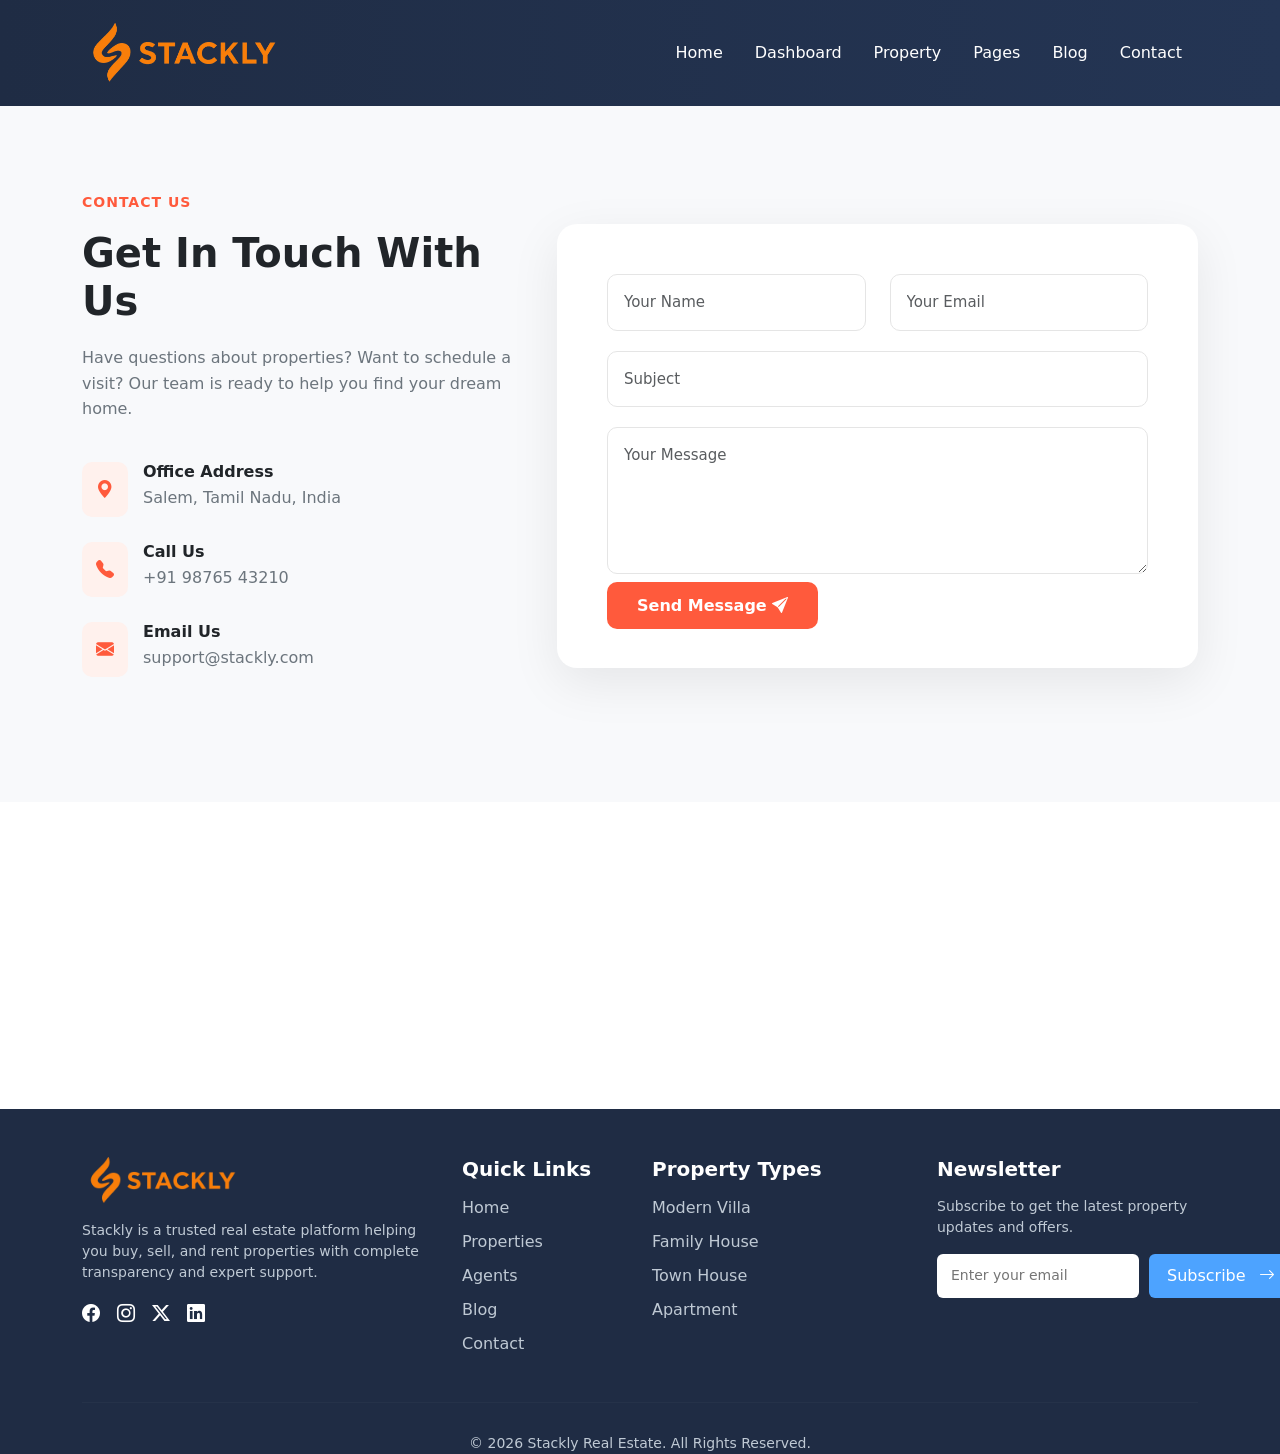
<file: contact2.html>
<!DOCTYPE html>
<html lang="en">
<head>
    <meta charset="UTF-8">
    <meta name="viewport" content="width=device-width, initial-scale=1.0">
    <title>Stackly|| Contact us</title>
    <link href="https://cdn.jsdelivr.net/npm/bootstrap@5.3.2/dist/css/bootstrap.min.css" rel="stylesheet">

    <link href="https://cdn.jsdelivr.net/npm/bootstrap-icons@1.11.1/font/bootstrap-icons.css" rel="stylesheet">
    <link rel="stylesheet" href="contact2.css">
</head>
<body>
    <nav class="navbar navbar-expand-lg custom-navbar fixed-top navbar-dark">
    <div class="container">
        <a class="navbar-brand d-flex align-items-center" href="#">
            <img src="orglogo.webp" class="logo-img" alt="Stackly">
        
        </a>

        <button class="navbar-toggler" type="button"
    data-bs-toggle="collapse"
    data-bs-target="#navbarContent">
    <span class="navbar-toggler-icon"></span>
</button>
        <div class="collapse navbar-collapse" id="navbarContent">
            <ul class="navbar-nav ms-auto">

                <li class="nav-item dropdown">
                    <a class="nav-link dropdown-toggle " href="#" data-bs-toggle="dropdown">
                        Home
                    </a>
                    <ul class="dropdown-menu">
                        <li><a class="dropdown-item" href="index.html">Home 1</a></li>
                        <li><a class="dropdown-item" href="home2.html">Home 2</a></li>
                    </ul>
                </li>

                <li class="nav-item">
                    <a class="nav-link" href="dashboard2.html">Dashboard</a>
                </li>

                <li class="nav-item">
                    <a class="nav-link" href="property2.html">Property</a>
                </li>

                <li class="nav-item">
                    <a class="nav-link" href="pages2.html">Pages</a>
                </li>

                <li class="nav-item">
                    <a class="nav-link" href="blog.html">Blog</a>
                </li>

                <li class="nav-item">
                    <a class="nav-link" href="contact2.html">Contact</a>
                </li>

            </ul>
        </div>

    </div>
</nav>
<section class="contact-section">
  <div class="container">

    <div class="row align-items-center">
      <div class="col-lg-5 col-md-12 contact-left">
        <span class="contact-subtitle">Contact Us</span>
        <h2 class="contact-title">Get In Touch With Us</h2>
        <p class="contact-description">
          Have questions about properties? Want to schedule a visit?
          Our team is ready to help you find your dream home.
        </p>

        <div class="contact-info-box">
          <i class="bi bi-geo-alt-fill"></i>
          <div>
            <h6>Office Address</h6>
            <p>Salem, Tamil Nadu, India</p>
          </div>
        </div>

        <div class="contact-info-box">
          <i class="bi bi-telephone-fill"></i>
          <div>
            <h6>Call Us</h6>
            <p>+91 98765 43210</p>
          </div>
        </div>

        <div class="contact-info-box">
          <i class="bi bi-envelope-fill"></i>
          <div>
            <h6>Email Us</h6>
            <p>support@stackly.com</p>
          </div>
        </div>
      </div>

      <div class="col-lg-7 col-md-12">
        <div class="contact-form-wrapper">
          <form>

            <div class="row">
              <div class="col-md-6">
                <input type="text" class="form-control" placeholder="Your Name">
              </div>
              <div class="col-md-6">
                <input type="email" class="form-control" placeholder="Your Email">
              </div>
            </div>

            <input type="text" class="form-control" placeholder="Subject">

          <textarea class="form-control" rows="5" placeholder="Your Message"></textarea>
            <a href="error.html" class="contact-btn">
              Send Message <i class="bi bi-send-fill"></i>
            </a>

          </form>
        </div>
      </div>

    </div>

  </div>
</section>
<section class="map-section">
  <iframe
      src="https://www.google.com/maps/embed?pb=!1m18!1m12!1m3!1d3535.7776919031353!2d78.17140487452849!3d11.682961841819958!2m3!1f0!2f0!3f0!3m2!1i1024!2i768!4f13.1!3m3!1m2!1s0x3babefef7fd970bb%3A0xe11aef1a71994f9!2sStackly!5e1!3m2!1sen!2sin!4v1771784343673!5m2!1sen!2sin" width="600" height="350" style="border:0;" allowfullscreen="" loading="lazy" referrerpolicy="no-referrer-when-downgrade">
    
    loading="lazy">
  </iframe>
</section>
<footer class="footer-section pt-5">
  <div class="container">
    <div class="row g-4">
      <div class="col-lg-4 col-md-12">
        <div class="footer-about">
          <img src="orglogo.webp" alt="Stackly Logo" class="footer-logo-img mb-3">

          <p class="footer-text">
            Stackly is a trusted real estate platform helping you buy,
            sell, and rent properties with complete transparency and expert support.
          </p>

          <div class="social-icons mt-3">
            <a href="error.html"><i class="bi bi-facebook"></i></a>
            <a href="error.html"><i class="bi bi-instagram"></i></a>
            <a href="error.html"><i class="bi bi-twitter-x"></i></a>
            <a href="error.html"><i class="bi bi-linkedin"></i></a>
          </div>
        </div>
      </div>
      <div class="col-lg-2 col-md-4 col-sm-6">
        <h5 class="footer-title">Quick Links</h5>
        <ul class="footer-links">
          <li><a href="home2.html">Home</a></li>
          <li><a href="property2.html">Properties</a></li>
          <li><a href="error.html">Agents</a></li>
          <li><a href="blog.html">Blog</a></li>
          <li><a href="contact2.html">Contact</a></li>
        </ul>
      </div>
      <div class="col-lg-3 col-md-4 col-sm-6">
        <h5 class="footer-title">Property Types</h5>
        <ul class="footer-links">
          <li><a href="error.html">Modern Villa</a></li>
          <li><a href="error.html">Family House</a></li>
          <li><a href="error.html">Town House</a></li>
          <li><a href="error.html">Apartment</a></li>
        </ul>
      </div>
      <div class="col-lg-3 col-md-4 col-sm-12">
        <h5 class="footer-title">Newsletter</h5>
        <p class="footer-text">
          Subscribe to get the latest property updates and offers.
        </p>

        <form class="newsletter-form">
          <input 
            type="email"
            class="newsletter-input"
            placeholder="Enter your email"
            required
          >
    
            <a href="error.html" class="newsletter-btn">
  Subscribe <i class="bi bi-arrow-right ms-2"></i>
</a>
        </form>
      </div>

    </div>

    <hr class="footer-divider">

    <div class="footer-bottom text-center">
      <p>&copy; 2026 Stackly Real Estate. All Rights Reserved.</p>
    </div>
  </div>
</footer>
   <script src="https://cdn.jsdelivr.net/npm/bootstrap@5.3.2/dist/js/bootstrap.bundle.min.js"></script>
    <script>
        window.addEventListener("scroll", function () {
    const navbar = document.querySelector(".custom-navbar");

    if (navbar) {
        if (window.scrollY > 50) {
            navbar.classList.add("scrolled");
        } else {
            navbar.classList.remove("scrolled");
        }
    }
});
    </script>
</body>
</html>
</file>
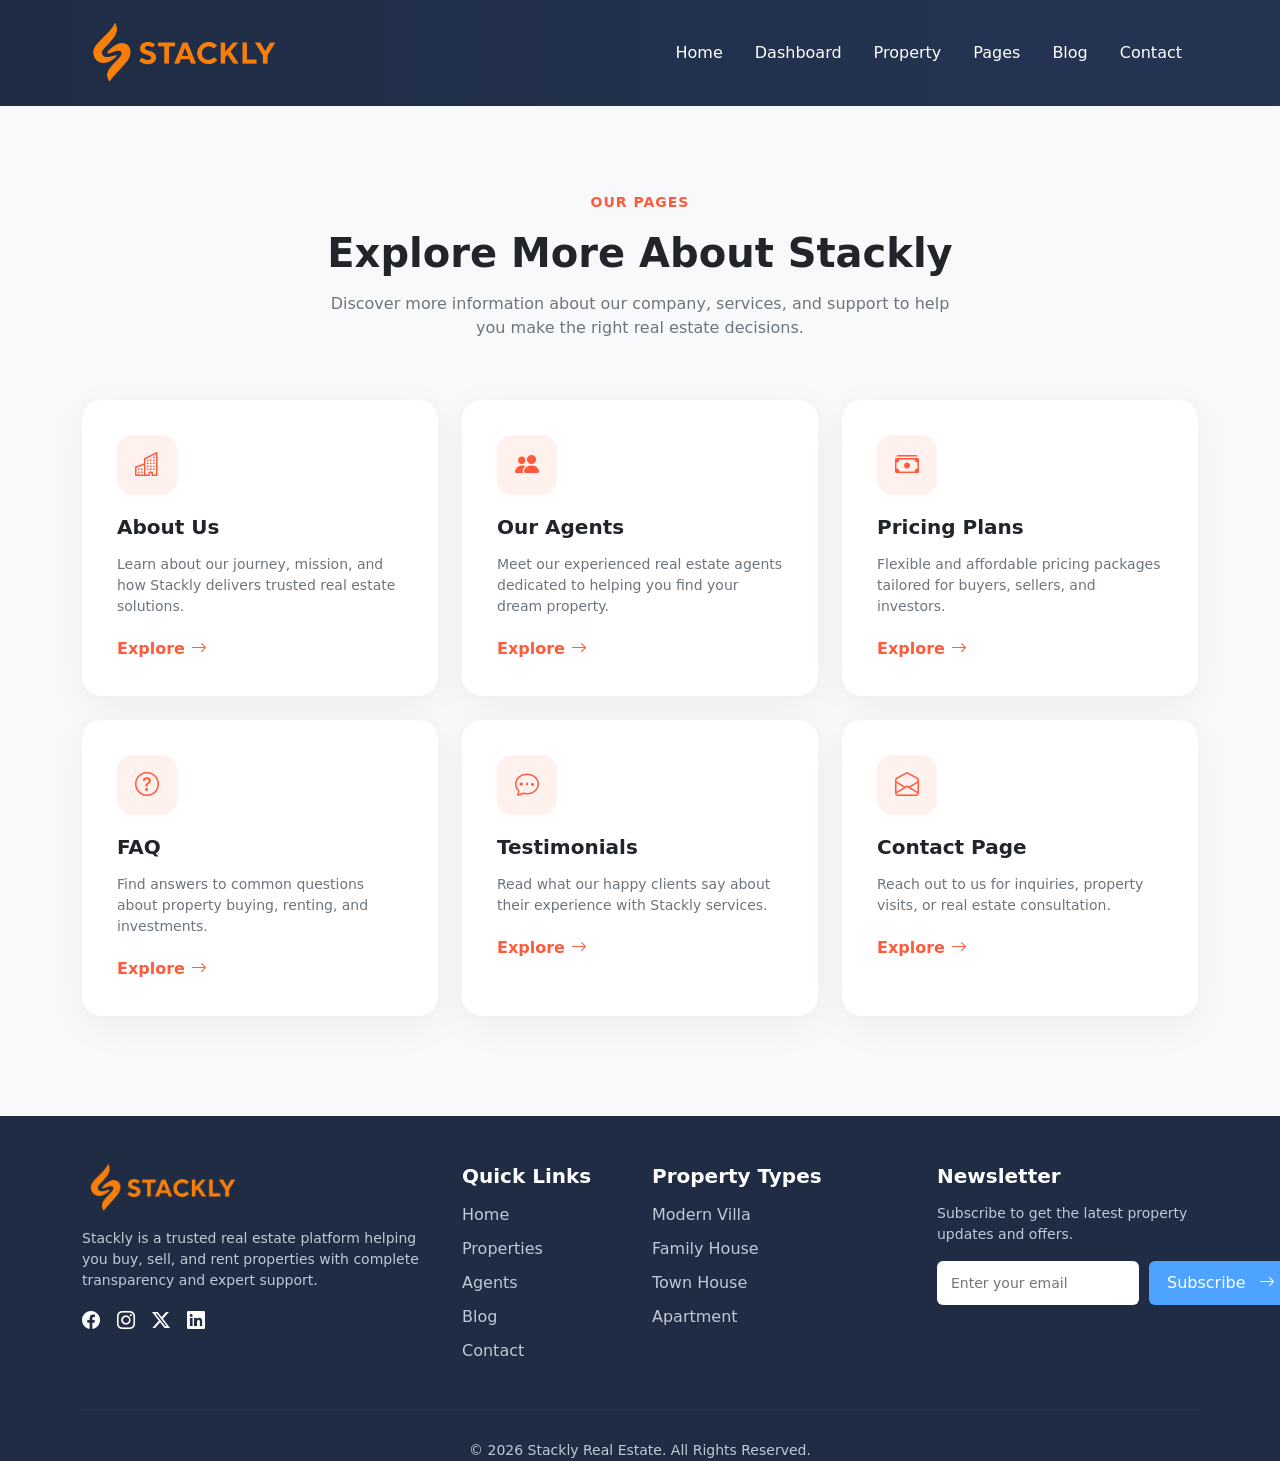
<file: pages2.html>
<!DOCTYPE html>
<html lang="en">
<head>
    <meta charset="UTF-8">
    <meta name="viewport" content="width=device-width, initial-scale=1.0">
    <title>Stackly|| Pages</title>
     <link href="https://cdn.jsdelivr.net/npm/bootstrap@5.3.2/dist/css/bootstrap.min.css" rel="stylesheet">
    <link href="https://cdn.jsdelivr.net/npm/bootstrap-icons@1.11.3/font/bootstrap-icons.css" rel="stylesheet">
    <link rel="stylesheet" href="page2.css">
</head>
<body>
     <nav class="navbar navbar-expand-lg custom-navbar fixed-top navbar-dark">
    <div class="container">
        <a class="navbar-brand d-flex align-items-center" href="#">
            <img src="orglogo.webp" class="logo-img" alt="Stackly">
        
        </a>

        <button class="navbar-toggler" type="button"
    data-bs-toggle="collapse"
    data-bs-target="#navbarContent">
    <span class="navbar-toggler-icon"></span>
</button>
        <div class="collapse navbar-collapse" id="navbarContent">
            <ul class="navbar-nav ms-auto">

                <li class="nav-item dropdown text-white">
                    <a class="nav-link dropdown-toggle " href="#" data-bs-toggle="dropdown">
                        Home
                    </a>
                    <ul class="dropdown-menu">
                        <li><a class="dropdown-item" href="index.html">Home 1</a></li>
                        <li><a class="dropdown-item" href="home2.html">Home 2</a></li>
                    </ul>
                </li>

                <li class="nav-item">
                    <a class="nav-link" href="dashboard2.html">Dashboard</a>
                </li>

                <li class="nav-item">
                    <a class="nav-link" href="property2.html">Property</a>
                </li>

                <li class="nav-item">
                    <a class="nav-link" href="#">Pages</a>
                </li>

                <li class="nav-item">
                    <a class="nav-link" href="blog.html">Blog</a>
                </li>

                <li class="nav-item">
                    <a class="nav-link" href="contact2.html">Contact</a>
                </li>

            </ul>
        </div>

    </div>
</nav>
<section class="pages-section">
  <div class="container">

    <div class="section-header text-center">
      <span class="pages-subtitle">Our Pages</span>
      <h2 class="pages-title">Explore More About Stackly</h2>
      <p class="pages-description">
        Discover more information about our company, services, and support to help you make the right real estate decisions.
      </p>
    </div>

    <div class="row g-4">
      <div class="col-lg-4 col-md-6">
        <div class="page-card">
          <div class="page-icon">
            <i class="bi bi-buildings"></i>
          </div>
          <h5>About Us</h5>
          <p>Learn about our journey, mission, and how Stackly delivers trusted real estate solutions.</p>
          <a href="error.html" class="page-link">Explore <i class="bi bi-arrow-right"></i></a>
        </div>
      </div>
      <div class="col-lg-4 col-md-6">
        <div class="page-card">
          <div class="page-icon">
            <i class="bi bi-people-fill"></i>
          </div>
          <h5>Our Agents</h5>
          <p>Meet our experienced real estate agents dedicated to helping you find your dream property.</p>
          <a href="error.html" class="page-link">Explore <i class="bi bi-arrow-right"></i></a>
        </div>
      </div>
      <div class="col-lg-4 col-md-6">
        <div class="page-card">
          <div class="page-icon">
            <i class="bi bi-cash-stack"></i>
          </div>
          <h5>Pricing Plans</h5>
          <p>Flexible and affordable pricing packages tailored for buyers, sellers, and investors.</p>
          <a href="error.html" class="page-link">Explore <i class="bi bi-arrow-right"></i></a>
        </div>
      </div>
      <div class="col-lg-4 col-md-6">
        <div class="page-card">
          <div class="page-icon">
            <i class="bi bi-question-circle"></i>
          </div>
          <h5>FAQ</h5>
          <p>Find answers to common questions about property buying, renting, and investments.</p>
          <a href="error.html" class="page-link">Explore <i class="bi bi-arrow-right"></i></a>
        </div>
      </div>
      <div class="col-lg-4 col-md-6">
        <div class="page-card">
          <div class="page-icon">
            <i class="bi bi-chat-dots"></i>
          </div>
          <h5>Testimonials</h5>
          <p>Read what our happy clients say about their experience with Stackly services.</p>
          <a href="error.html" class="page-link">Explore <i class="bi bi-arrow-right"></i></a>
        </div>
      </div>
      <div class="col-lg-4 col-md-6">
        <div class="page-card">
          <div class="page-icon">
            <i class="bi bi-envelope-open"></i>
          </div>
          <h5>Contact Page</h5>
          <p>Reach out to us for inquiries, property visits, or real estate consultation.</p>
          <a href="contact2.html" class="page-link">Explore <i class="bi bi-arrow-right"></i></a>
        </div>
      </div>

    </div>

  </div>
</section>
<footer class="footer-section pt-5">
  <div class="container">
    <div class="row g-4">
      <div class="col-lg-4 col-md-12">
        <div class="footer-about">
          <img src="orglogo.webp" alt="Stackly Logo" class="footer-logo-img mb-3">

          <p class="footer-text">
            Stackly is a trusted real estate platform helping you buy,
            sell, and rent properties with complete transparency and expert support.
          </p>

          <div class="social-icons mt-3">
            <a href="error.html"><i class="bi bi-facebook"></i></a>
            <a href="error.html"><i class="bi bi-instagram"></i></a>
            <a href="error.html"><i class="bi bi-twitter-x"></i></a>
            <a href="error.html"><i class="bi bi-linkedin"></i></a>
          </div>
        </div>
      </div>
      <div class="col-lg-2 col-md-4 col-sm-6">
        <h5 class="footer-title">Quick Links</h5>
        <ul class="footer-links">
          <li><a href="home2.html">Home</a></li>
          <li><a href="property2.html">Properties</a></li>
          <li><a href="error.html">Agents</a></li>
          <li><a href="blog.html">Blog</a></li>
          <li><a href="contact2.html">Contact</a></li>
        </ul>
      </div>
      <div class="col-lg-3 col-md-4 col-sm-6">
        <h5 class="footer-title">Property Types</h5>
        <ul class="footer-links">
          <li><a href="error.html">Modern Villa</a></li>
          <li><a href="error.html">Family House</a></li>
          <li><a href="error.html">Town House</a></li>
          <li><a href="error.html">Apartment</a></li>
        </ul>
      </div>
      <div class="col-lg-3 col-md-4 col-sm-12">
        <h5 class="footer-title">Newsletter</h5>
        <p class="footer-text">
          Subscribe to get the latest property updates and offers.
        </p>

        <form class="newsletter-form">
          <input 
            type="email"
            class="newsletter-input"
            placeholder="Enter your email"
            required
          >
     
            <a href="error.html" class="newsletter-btn">
  Subscribe <i class="bi bi-arrow-right ms-2"></i>
</a>
        </form>
      </div>

    </div>

    <hr class="footer-divider">

    <div class="footer-bottom text-center">
      <p>&copy; 2026 Stackly Real Estate. All Rights Reserved.</p>
    </div>
  </div>
</footer>
   <script src="https://cdn.jsdelivr.net/npm/bootstrap@5.3.2/dist/js/bootstrap.bundle.min.js"></script>
    <script>
        window.addEventListener("scroll", function () {
    const navbar = document.querySelector(".custom-navbar");

    if (navbar) {
        if (window.scrollY > 50) {
            navbar.classList.add("scrolled");
        } else {
            navbar.classList.remove("scrolled");
        }
    }
});
    </script>
</body>
</html>
</file>
<file: contact2.css>
body,html{
    overflow-x: hidden;

}
body{
  padding-top: 90px;
}

.custom-navbar {
    background: linear-gradient(90deg, #1f2c44, #243554);
    padding: 18px 0;
    transition: 0.3s ease;
}

.custom-navbar.scrolled {
    background: #1f2c44;
    box-shadow: 0 5px 20px rgba(0,0,0,0.3);
}

.logo-img {
    height: 60px;
    width: auto;
}
.navbar .nav-link.dropdown-toggle::after {
    background: #ffffff ;
    border-top-color: #ffffff ;
    border: none;
}

.brand-text {
    font-size: 24px;
    font-weight: 700;
    color: #ffc107;
    letter-spacing: 1px;
}
.nav-link {
    color: #ffffff ;
    font-weight: 500;
    margin: 0 8px;
    position: relative;
    transition: 0.3s;
}
.nav-link:hover {
    color: #ffc107 ;
}
.nav-link.active {
    color: #ffc107 ;
}
.nav-link::after {
    content: "";
    position: absolute;
    width: 0%;
    height: 2px;
    left: 0;
    bottom: -4px;
    background-color: #ffc107;
    transition: 0.3s ease;
}

.nav-link:hover::after,
.nav-link.active::after {
    width: 100%;
}
.dropdown-menu {
    border-radius: 10px;
    border: none;
    box-shadow: 0 10px 25px rgba(0,0,0,0.15);
}

.dropdown-item:hover {
    background-color: #ffc107;
    color: #000;
}
.navbar-toggler-icon {
    filter: brightness(0) invert(1); 
}
.navbar-toggler-icon {
    background-image: none;
    width: 25px;
    height: 2px;
    background-color: white;
    position: relative;
}

.navbar-toggler-icon::before,
.navbar-toggler-icon::after {
    content: "";
    position: absolute;
    width: 25px;
    height: 2px;
    background-color: white;
    left: 0;
}

.navbar-toggler-icon::before {
    top: -7px;
}

.navbar-toggler-icon::after {
    top: 7px;
}
.navbar-toggler {
    border: none;
   
}

.navbar-toggler:focus {
    box-shadow: none;
}

@media (max-width: 991px) {

    .navbar-collapse {
        background: #243554;
        padding: 20px;
        border-radius: 0 0 15px 15px;
        margin-top: 10px;
        animation: slideDown 0.3s ease;
    }

    .nav-link {
        padding: 12px 10px;
        font-size: 16px;
        margin: 5px 0;
        border-radius: 6px;
    }
    .nav-link.active {
        background-color: rgba(255, 193, 7, 0.15);
        color: #ffc107 ;
    }
    .nav-link::after {
        display: none;
    }
}
.contact-section {
  padding: 100px 0;
  background: #f8f9fb;
}
.contact-subtitle {
  color: #ff5a3c;
  font-weight: 600;
  letter-spacing: 1px;
  font-size: 14px;
  text-transform: uppercase;
}

.contact-title {
  font-size: 40px;
  font-weight: 800;
  margin: 15px 0 20px;
}

.contact-description {
  color: #6c757d;
  margin-bottom: 40px;
  line-height: 1.6;
}
.contact-info-box {
  display: flex;
  align-items: flex-start;
  gap: 15px;
  margin-bottom: 25px;
}

.contact-info-box i {
  background: #fff1ed;
  color: #ff5a3c;
  font-size: 18px;
  padding: 14px;
  border-radius: 10px;
}

.contact-info-box h6 {
  font-weight: 600;
  margin-bottom: 5px;
}

.contact-info-box p {
  margin: 0;
  color: #6c757d;
}

.contact-form-wrapper {
  background: #ffffff;
  padding: 50px;
  border-radius: 20px;
  box-shadow: 0 15px 50px rgba(0, 0, 0, 0.08);
}

.contact-form-wrapper .form-control {
  border-radius: 10px;
  padding: 16px;
  border: 1px solid #e5e5e5;
  margin-bottom: 20px;
  font-size: 15px;
  transition: 0.3s;
}

.contact-form-wrapper .form-control:focus {
  border-color: #ff5a3c;
  box-shadow: none;
}

.contact-btn {
  background: #ff5a3c;
  color: #ffffff;
  padding: 14px 30px;
  border: none;
  border-radius: 10px;
  font-weight: 600;
  transition: 0.3s ease;
  text-decoration: none;
}

.contact-btn:hover {
  background: #e14a2d;
}


@media (max-width: 991px) {
  .contact-title {
    font-size: 32px;
  }

  .contact-form-wrapper {
    padding: 35px;
    margin-top: 40px;
  }
}

@media (max-width: 576px) {
  .contact-section {
    padding: 70px 0;
  }

  .contact-title {
    font-size: 26px;
  }

  .contact-form-wrapper {
    padding: 25px;
  }

  .contact-btn {
    width: 100%;
  }
}
.map-section iframe {
  width: 100%;
  height: 300px;
  border-radius: 12px;
}
.footer-section {
  background: #1f2c44;
  color: #fff;
}

.footer-logo-img {
  max-width: 160px;
  height: auto;
}

.footer-title {
  font-weight: 600;
  margin-bottom: 15px;
}

.footer-text {
  color: #bfc9d4;
  font-size: 14px;
}

.footer-links {
  list-style: none;
  padding: 0;
}

.footer-links li {
  margin-bottom: 10px;
}

.footer-links a {
  color: #bfc9d4;
  text-decoration: none;
  transition: 0.3s;
}

.footer-links a:hover {
  color: #4da3ff;
}
.social-icons a {
  color: #fff;
  margin-right: 12px;
  font-size: 18px;
  transition: 0.3s;
}

.social-icons a:hover {
  color: #4da3ff;
}

.footer-divider {
  border-color: rgba(255,255,255,0.1);
  margin: 30px 0;
}

.footer-bottom p {
  font-size: 14px;
  color: #bfc9d4;
  margin: 0;
}

.newsletter-form {
  display: flex;
  gap: 10px;
  margin-top: 15px;
}

.newsletter-input {
  flex: 1;
  padding: 10px 14px;
  border-radius: 6px;
  border: none;
  outline: none;
  font-size: 14px;
}

.newsletter-btn {
  padding: 10px 18px;
  border-radius: 6px;
  border: none;
  background: #4da3ff;
  color: #fff;
  font-weight: 500;
  white-space: nowrap;
  transition: 0.3s ease;
   text-decoration: none;
}

.newsletter-btn:hover {
  background: #2f8df5;
}
@media (max-width: 1100px) {
  .newsletter-form {
    flex-direction: column;
  }

  .newsletter-input,
  .newsletter-btn {
    width: 0%8;
  }
}
@media (max-width: 576px) {
  .footer-section {
    text-align: center;
  }
  .footer-section .col-md-6,
  .footer-section .col-sm-12 {
    margin-bottom: 25px;
  }

.social-icons {
    display: flex;
    justify-content: center;
  }
  .newsletter-btn {
    height: 38px; 
    font-size: 14px;      
    padding: 0 12px;
}
}


.footer-logo {
    margin-bottom: 15px;
}

.footer-logo-img {
    max-width: 160px;   
    height: auto;
}
@media (max-width: 768px) {
    .footer-logo-img {
        max-width: 130px;
    }
     .newsletter-btn {
    height: 38px; 
    font-size: 14px;      
    padding: 0 12px;
}
    
}
</file>
<file: page2.css>
body,html{
    overflow-x: hidden;
}
body{
    padding-top: 90px;
}
.custom-navbar {
    background: linear-gradient(90deg, #1f2c44, #243554);
    padding: 18px 0;
    transition: 0.3s ease;
}

.custom-navbar.scrolled {
    background: #1f2c44;
    box-shadow: 0 5px 20px rgba(0,0,0,0.3);
}

.logo-img {
    height: 60px;
    width: auto;
}

.brand-text {
    font-size: 24px;
    font-weight: 700;
    color: #ffc107;
    letter-spacing: 1px;
}
.nav-link {
    color: #ffffff ;
    font-weight: 500;
    margin: 0 8px;
    position: relative;
    transition: 0.3s;
}
.nav-link:hover {
    color: #ffc107 ;
}
.nav-link.active {
    color: #ffc107 ;
}
.nav-link::after {
    content: "";
    position: absolute;
    width: 0%;
    height: 2px;
    left: 0;
    bottom: -4px;
    background-color: #ffc107;
    transition: 0.3s ease;
}

.navbar .nav-link.dropdown-toggle::after {
    background: #ffffff ;
    border-top-color: #ffffff ;
    border: none;
}
.nav-link:hover::after,
.nav-link.active::after {
    width: 100%;
}
.dropdown-menu {
    border-radius: 10px;
    border: none;
    box-shadow: 0 10px 25px rgba(0,0,0,0.15);
}

.dropdown-item:hover {
    background-color: #ffc107;
    color: #000;
}
.navbar-toggler-icon {
    filter: brightness(0) invert(1); 
   
}
.navbar-toggler-icon {
    background-image: none;
    width: 25px;
    height: 2px;
    background-color: white;
    position: relative;
}

.navbar-toggler-icon::before,
.navbar-toggler-icon::after {
    content: "";
    position: absolute;
    width: 25px;
    height: 2px;
    background-color: white;
    left: 0;
}

.navbar-toggler-icon::before {
    top: -7px;
}

.navbar-toggler-icon::after {
    top: 7px;
}
.navbar-toggler {
    border: none;
   
}

.navbar-toggler:focus {
    box-shadow: none;
}

@media (max-width: 991px) {

    .navbar-collapse {
        background: #243554;
        padding: 20px;
        border-radius: 0 0 15px 15px;
        margin-top: 10px;
        animation: slideDown 0.3s ease;
    }

    .nav-link {
        padding: 12px 10px;
        font-size: 16px;
        margin: 5px 0;
        border-radius: 6px;
    }
    .nav-link.active {
        background-color: rgba(255, 193, 7, 0.15);
        color: #ffc107 ;
    }
    .nav-link::after {
        display: none;
    }
}
.pages-section {
  padding: 100px 0;
  background: #f8f9fb;
}

.pages-subtitle {
  color: #ff5a3c;
  font-weight: 600;
  letter-spacing: 1px;
  font-size: 14px;
  text-transform: uppercase;
}

.pages-title {
  font-size: 40px;
  font-weight: 800;
  margin: 15px 0;
}

.pages-description {
  color: #6c757d;
  max-width: 650px;
  margin: 0 auto 60px;
}
.page-card {
  background: #ffffff;
  padding: 35px;
  border-radius: 20px;
  box-shadow: 0 10px 40px rgba(0, 0, 0, 0.05);
  transition: 0.3s ease;
  height: 100%;
}

.page-card:hover {
  transform: translateY(-10px);
  box-shadow: 0 20px 60px rgba(0, 0, 0, 0.1);
}

.page-icon {
  width: 60px;
  height: 60px;
  background: #fff1ed;
  display: flex;
  align-items: center;
  justify-content: center;
  border-radius: 15px;
  margin-bottom: 20px;
}

.page-icon i {
  font-size: 24px;
  color: #ff5a3c;
}

.page-card h5 {
  font-weight: 700;
  margin-bottom: 15px;
}

.page-card p {
  color: #6c757d;
  font-size: 14px;
  margin-bottom: 20px;
}

.page-link {
  text-decoration: none;
  color: #ff5a3c;
  font-weight: 600;
  transition: 0.3s;
}

.page-link:hover {
  letter-spacing: 1px;
}
@media (max-width: 991px) {
  .pages-title {
    font-size: 32px;
  }
}

@media (max-width: 576px) {
  .pages-section {
    padding: 70px 0;
  }

  .pages-title {
    font-size: 26px;
  }
}
.footer-section {
  background: #1f2c44;
  color: #fff;
}

.footer-logo-img {
  max-width: 160px;
  height: auto;
}

.footer-title {
  font-weight: 600;
  margin-bottom: 15px;
}

.footer-text {
  color: #bfc9d4;
  font-size: 14px;
}

.footer-links {
  list-style: none;
  padding: 0;
}

.footer-links li {
  margin-bottom: 10px;
}

.footer-links a {
  color: #bfc9d4;
  text-decoration: none;
  transition: 0.3s;
}

.footer-links a:hover {
  color: #4da3ff;
}
.social-icons a {
  color: #fff;
  margin-right: 12px;
  font-size: 18px;
  transition: 0.3s;
}

.social-icons a:hover {
  color: #4da3ff;
}

.footer-divider {
  border-color: rgba(255,255,255,0.1);
  margin: 30px 0;
}

.footer-bottom p {
  font-size: 14px;
  color: #bfc9d4;
  margin: 0;
}

.newsletter-form {
  display: flex;
  gap: 10px;
  margin-top: 15px;
}

.newsletter-input {
  flex: 1;
  padding: 10px 14px;
  border-radius: 6px;
  border: none;
  outline: none;
  font-size: 14px;
}

.newsletter-btn {
  padding: 10px 18px;
  border-radius: 6px;
  border: none;
  background: #4da3ff;
  color: #fff;
  font-weight: 500;
  white-space: nowrap;
  transition: 0.3s ease;
   text-decoration: none;
}

.newsletter-btn:hover {
  background: #2f8df5;
}
@media (max-width: 1100px) {
  .newsletter-form {
    flex-direction: column;
  }

  .newsletter-input,
  .newsletter-btn {
    width: 0%8;
  }
}
@media (max-width: 576px) {
  .footer-section {
    text-align: center;
  }
  .footer-section .col-md-6,
  .footer-section .col-sm-12 {
    margin-bottom: 25px;
  }

.social-icons {
    display: flex;
    justify-content: center;
  }
  .newsletter-btn {
    height: 38px; 
    font-size: 14px;      
    padding: 0 12px;
}
}

.footer-logo {
    margin-bottom: 15px;
}

.footer-logo-img {
    max-width: 160px;   
    height: auto;
}
@media (max-width: 768px) {
    .footer-logo-img {
        max-width: 130px;
    }
     .newsletter-btn {
    height: 38px; 
    font-size: 14px;      
    padding: 0 12px;
}
    
}
</file>
